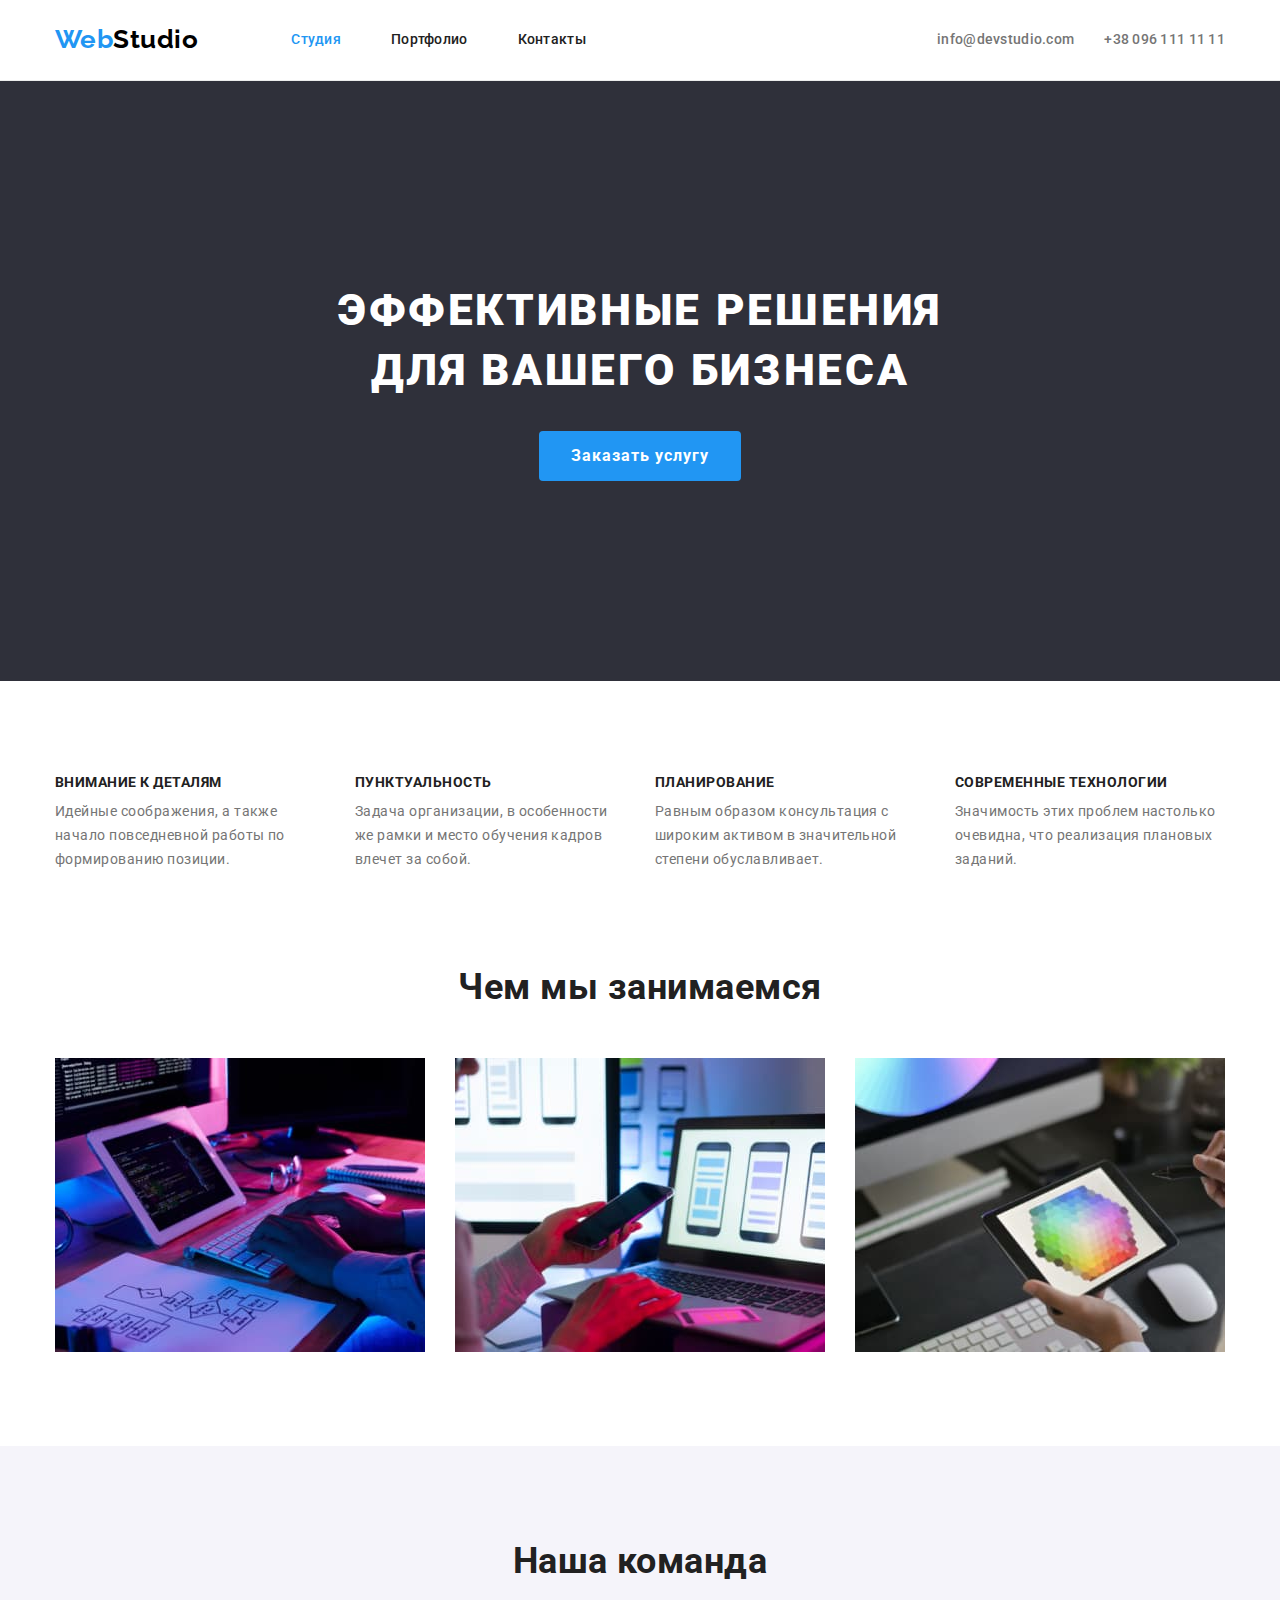
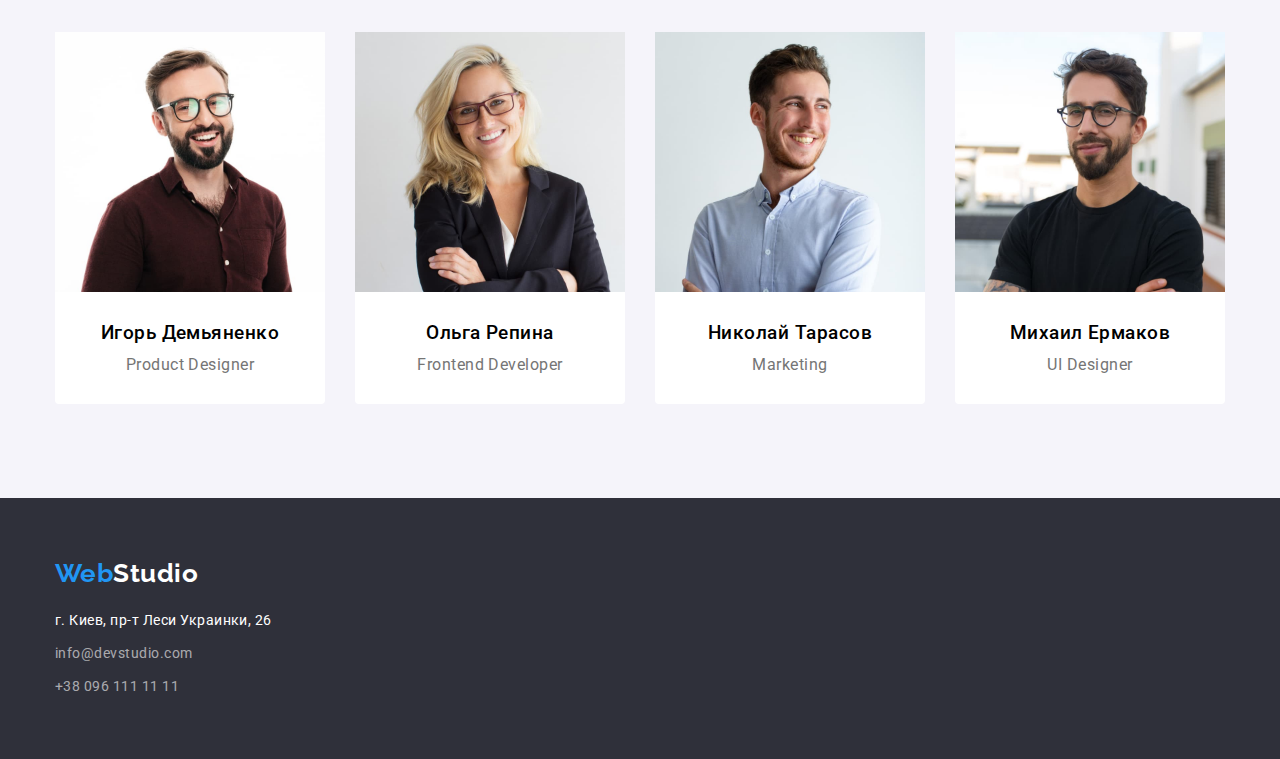
<file: index.html>
<!DOCTYPE html>
<html lang="ru">
  <head>
    <meta charset="UTF-8" />
    <meta http-equiv="X-UA-Compatible" content="IE=edge" />
    <meta name="viewport" content="width=device-width, initial-scale=1.0" />
    <title>Studio</title>
    <link
      href="https://fonts.googleapis.com/css2?family=Raleway:wght@700&family=Roboto:wght@400;500;700;900&display=swap"
      rel="stylesheet"
    />
    <link
      rel="stylesheet"
      href="https://cdnjs.cloudflare.com/ajax/libs/modern-normalize/1.1.0/modern-normalize.css"
      integrity="sha512-Y0MM+V6ymRKN2zStTqzQ227DWhhp4Mzdo6gnlRnuaNCbc+YN/ZH0sBCLTM4M0oSy9c9VKiCvd4Jk44aCLrNS5Q=="
      crossorigin="anonymous"
      referrerpolicy="no-referrer"
    />
    <link rel="stylesheet" href="./css/styles.css" />
  </head>
  <body>
    <header class="header">
      <div class="container header-container">
        <nav class="main-nav">
          <a href="./" class="logo"
            ><span lang="en">Web<span class="logo-black-color">Studio</span></span></a
          >
          <ul class="site-nav list">
            <li class="item">
              <a href="" class="site-nav-link link site-nav-link-current">Студия</a>
            </li>
            <li class="item">
              <a href="./portfolio.html" class="site-nav-link link link">Портфолио</a>
            </li>
            <li class="item"><a href="" class="site-nav-link link">Контакты</a></li>
          </ul>
        </nav>
        <ul class="contacts list">
          <li class="item">
            <a href="mailto:info@devstudio.com" class="contacts-link link">info@devstudio.com</a>
          </li>
          <li class="item">
            <a href="tel:+380961111111" class="contacts-link link">+38 096 111 11 11</a>
          </li>
        </ul>
      </div>
    </header>
    <main>
      <section class="hero">
        <div class="container">
          <h1 class="header-hero">Эффективные решения для вашего бизнеса</h1>
          <button type="button" class="btn-hero">Заказать услугу</button>
        </div>
      </section>

      <section class="our-characteristics">
        <div class="container">
          <h2 class="visually-hidden">Особенности</h2>
          <ul class="list-chars list">
            <li class="item">
              <h3 class="list-chars-header">Внимание к деталям</h3>
              <p class="list-chars-text">
                Идейные соображения, а также начало повседневной работы по формированию позиции.
              </p>
            </li>
            <li class="item">
              <h3 class="list-chars-header">Пунктуальность</h3>
              <p class="list-chars-text">
                Задача организации, в особенности же рамки и место обучения кадров влечет за собой.
              </p>
            </li>
            <li class="item">
              <h3 class="list-chars-header">Планирование</h3>
              <p class="list-chars-text">
                Равным образом консультация с широким активом в значительной степени обуславливает.
              </p>
            </li>
            <li class="item">
              <h3 class="list-chars-header">Современные технологии</h3>
              <p class="list-chars-text">
                Значимость этих проблем настолько очевидна, что реализация плановых заданий.
              </p>
            </li>
          </ul>
        </div>
      </section>

      <section class="what-we-do">
        <div class="container">
          <h2 class="header-what-we-do text-aligned-center">Чем мы занимаемся</h2>
          <ul class="list-what-we-do list">
            <li class="item">
              <img
                src="./images/what-we-do1.jpg"
                alt="Рабочее место. Компьютер. Блок-схемы"
                width="370"
              />
            </li>
            <li class="item">
              <img
                src="./images/what-we-do2.jpg"
                alt="Визуализация панелей на экране монитора"
                width="370"
              />
            </li>
            <li class="item">
              <img
                src="./images/what-we-do3.jpg"
                alt="Палитра цветов на экране планшета"
                width="370"
              />
            </li>
          </ul>
        </div>
      </section>

      <section class="our-team">
        <div class="container">
          <h2 class="header-our-team text-aligned-center">Наша команда</h2>
          <ul class="team list">
            <li class="team-member text-aligned-center">
              <img
                class="photo"
                src="./images/igor-demjanenko.jpg"
                alt="Игорь Демьяненко"
                width="270"
              />
              <div class="info">
                <h3 class="name">Игорь Демьяненко</h3>
                <p class="title" lang="en">Product Designer</p>
              </div>
            </li>
            <li class="team-member text-aligned-center">
              <img class="photo" src="./images/olga-repina.jpg" alt="Ольга Репина" width="270" />
              <div class="info">
                <h3 class="name">Ольга Репина</h3>
                <p class="title" lang="en">Frontend Developer</p>
              </div>
            </li>
            <li class="team-member text-aligned-center">
              <img
                class="photo"
                src="./images/nikolaj-tarasov.jpg"
                alt="Николай Тарасов"
                width="270"
              />
              <div class="info">
                <h3 class="name">Николай Тарасов</h3>
                <p class="title" lang="en">Marketing</p>
              </div>
            </li>
            <li class="team-member text-aligned-center">
              <img
                class="photo"
                src="./images/mihail-jermakov.jpg"
                alt="Михаил Ермаков"
                width="270"
              />
              <div class="info">
                <h3 class="name">Михаил Ермаков</h3>
                <p class="title" lang="en">UI Designer</p>
              </div>
            </li>
          </ul>
        </div>
      </section>
    </main>
    <footer class="footer">
      <div class="container">
        <div class="left-part">
          <a href="./" class="logo">Web<span class="logo-white-color">Studio</span></a>
          <address>
            <ul class="address-list list">
              <li class="item">
                <a
                  href="https://goo.gl/maps/h8XBH1C1pmBuiniH7"
                  target="_blank"
                  rel="noopener noreferrer"
                  class="contacts-link link"
                  >г. Киев, пр-т Леси Украинки, 26</a
                >
              </li>
              <li class="item">
                <a href="mailto:info@devstudio.com" class="contacts-link link"
                  >info@devstudio.com</a
                >
              </li>
              <li class="item">
                <a href="tel:+380961111111" class="contacts-link link">+38 096 111 11 11</a>
              </li>
            </ul>
          </address>
        </div>
      </div>
    </footer>
  </body>
</html>
</file>
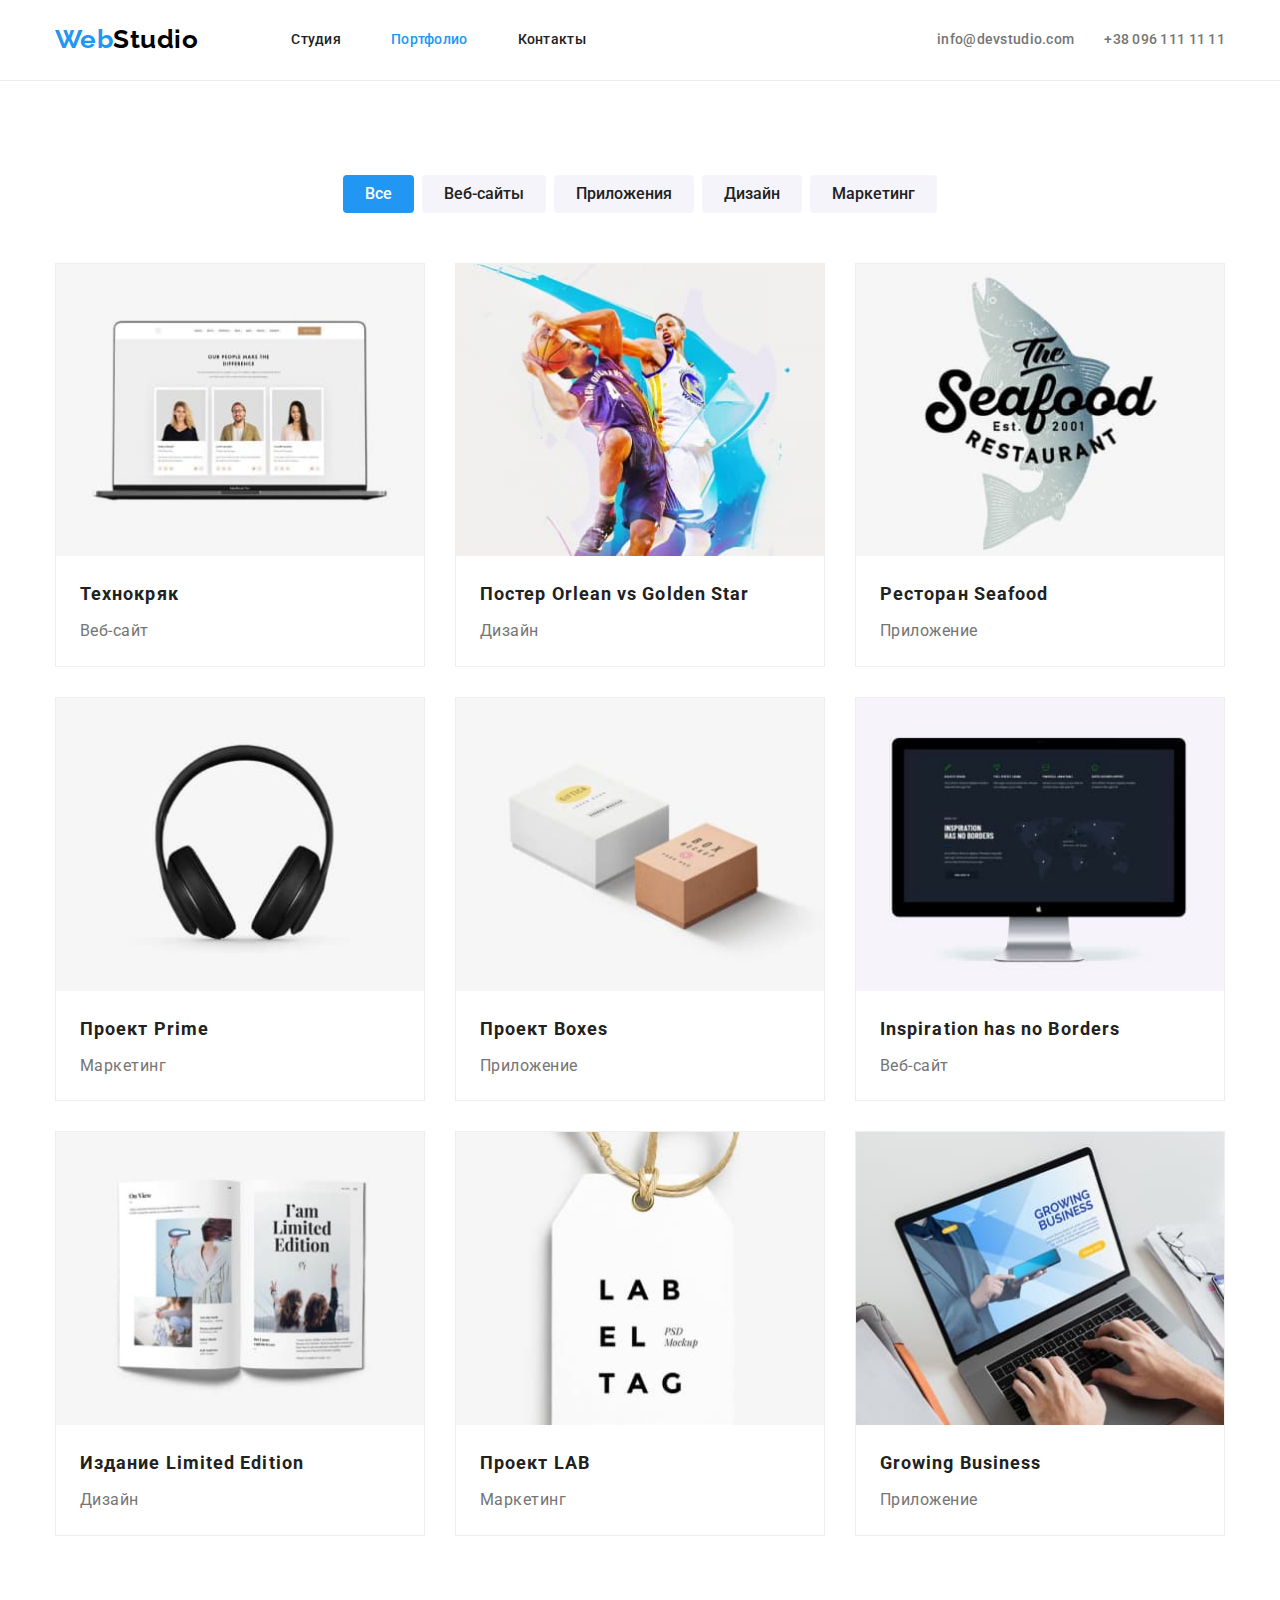
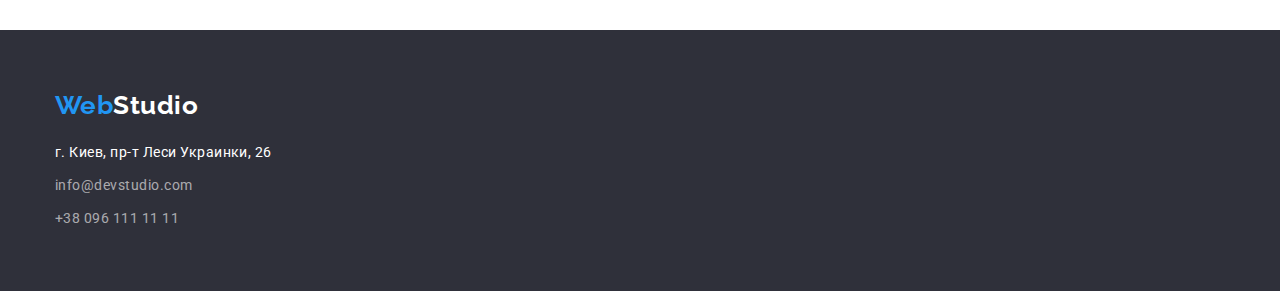
<file: portfolio.html>
<!DOCTYPE html>
<html lang="ru">
  <head>
    <meta charset="UTF-8" />
    <meta http-equiv="X-UA-Compatible" content="IE=edge" />
    <meta name="viewport" content="width=device-width, initial-scale=1.0" />
    <title>Portfolio</title>
    <link
      href="https://fonts.googleapis.com/css2?family=Raleway:wght@700&family=Roboto:wght@400;500;700;900&display=swap"
      rel="stylesheet"
    />
    <link
      rel="stylesheet"
      href="https://cdnjs.cloudflare.com/ajax/libs/modern-normalize/1.1.0/modern-normalize.css"
      integrity="sha512-Y0MM+V6ymRKN2zStTqzQ227DWhhp4Mzdo6gnlRnuaNCbc+YN/ZH0sBCLTM4M0oSy9c9VKiCvd4Jk44aCLrNS5Q=="
      crossorigin="anonymous"
      referrerpolicy="no-referrer"
    />
    <link rel="stylesheet" href="./css/styles.css" />
  </head>
  <body>
    <header class="header">
      <div class="container header-container">
        <nav class="main-nav">
          <a href="./" class="logo"
            ><span lang="en">Web<span class="logo-black-color">Studio</span></span></a
          >
          <ul class="site-nav list">
            <li class="item"><a href="./" class="site-nav-link link">Студия</a></li>
            <li class="item">
              <a href="" class="site-nav-link link site-nav-link-current">Портфолио</a>
            </li>
            <li class="item"><a href="" class="site-nav-link link">Контакты</a></li>
          </ul>
        </nav>
        <ul class="contacts list">
          <li class="item">
            <a href="mailto:info@devstudio.com" class="contacts-link link">info@devstudio.com</a>
          </li>
          <li class="item">
            <a href="tel:+380961111111" class="contacts-link link">+38 096 111 11 11</a>
          </li>
        </ul>
      </div>
    </header>
    <main>
      <!--Our works-->
      <section class="our-works">
        <div class="container">
          <h1 class="visually-hidden">Наши работы</h1>
          <ul class="categories list">
            <li class="item">
              <button type="button" class="btn btn-active">Все</button>
            </li>
            <li class="item">
              <button type="button" class="btn">Веб-сайты</button>
            </li>
            <li class="item">
              <button type="button" class="btn">Приложения</button>
            </li>
            <li class="item">
              <button type="button" class="btn">Дизайн</button>
            </li>
            <li class="item">
              <button type="button" class="btn">Маркетинг</button>
            </li>
          </ul>
          <ul class="cards list">
            <li class="card">
              <a href="" class="card-link link">
                <img
                  src="./images/portfolio/technocrack.jpg"
                  alt="Ноутбук с открытым сайтом фирмы Технокряк"
                  width="370"
                />
                <div class="card-info">
                  <h2 class="card-header">Технокряк</h2>
                  <p class="card-category">Веб-сайт</p>
                </div>
              </a>
            </li>
            <li class="card">
              <a href="" class="card-link link">
                <img
                  src="./images/portfolio/new-orlean-vs-golden-star.jpg"
                  alt="Постер. Баскетболист New Orlean против баскетболиста Golden Star"
                  width="370"
                />
                <div class="card-info">
                  <h2 class="card-header">Постер <span lang="en">Orlean vs Golden Star</span></h2>
                  <p class="card-category">Дизайн</p>
                </div>
              </a>
            </li>
            <li class="card">
              <a href="" class="card-link link">
                <img
                  src="./images/portfolio/the-seafood-restaurant.jpg"
                  alt="Надпись Зэ Сифуд Ресторан на фоне изображения рыбы"
                  width="370"
                />
                <div class="card-info">
                  <h2 class="card-header">Ресторан <span lang="en">Seafood</span></h2>
                  <p class="card-category">Приложение</p>
                </div>
              </a>
            </li>
            <li class="card">
              <a href="" class="card-link link">
                <img src="./images/portfolio/black-headset.jpg" alt="Черные наушники" width="370" />
                <div class="card-info">
                  <h2 class="card-header">Проект <span lang="en">Prime</span></h2>
                  <p class="card-category">Маркетинг</p>
                </div>
              </a>
            </li>
            <li class="card">
              <a href="" class="card-link link">
                <img
                  src="./images/portfolio/two-boxes.jpg"
                  alt="Две картонные коробки. Одна белая, а вторая бежевая"
                  width="370"
                />
                <div class="card-info">
                  <h2 class="card-header">Проект <span lang="en">Boxes</span></h2>
                  <p class="card-category">Приложение</p>
                </div>
              </a>
            </li>
            <li class="card">
              <a href="" class="card-link link">
                <img
                  src="./images/portfolio/black-monitor.jpg"
                  alt="Инфографика на черном фоне монитора"
                  width="370"
                />
                <div class="card-info">
                  <h2 class="card-header"><span lang="en">Inspiration has no Borders</span></h2>
                  <p class="card-category">Веб-сайт</p>
                </div>
              </a>
            </li>
            <li class="card">
              <a href="" class="card-link link">
                <img
                  src="./images/portfolio/publisher-limited-edition.jpg"
                  alt="Разворот журнала Лимитэд Эдишн"
                  width="370"
                />
                <div class="card-info">
                  <h2 class="card-header">Издание <span lang="en">Limited Edition</span></h2>
                  <p class="card-category">Дизайн</p>
                </div>
              </a>
            </li>
            <li class="card">
              <a href="" class="card-link link">
                <img src="./images/portfolio/project-lab.jpg" alt="Бирка ЛАБ" width="370" />
                <div class="card-info">
                  <h2 class="card-header">Проект <span lang="en">LAB</span></h2>
                  <p class="card-category">Маркетинг</p>
                </div>
              </a>
            </li>
            <li class="card">
              <a href="" class="card-link link">
                <img
                  src="./images/portfolio/laptop-growing-business.jpg"
                  alt="Запущеное приложение на ноутбуке"
                  width="370"
                />
                <div class="card-info">
                  <h2 class="card-header"><span lang="en">Growing Business</span></h2>
                  <p class="card-category">Приложение</p>
                </div>
              </a>
            </li>
          </ul>
        </div>
      </section>
    </main>
    <footer class="footer">
      <div class="container">
        <div class="left-part">
          <a href="./" class="logo">Web<span class="logo-white-color">Studio</span></a>
          <address>
            <ul class="address-list list">
              <li class="item">
                <a
                  href="https://goo.gl/maps/h8XBH1C1pmBuiniH7"
                  target="_blank"
                  rel="noopener noreferrer"
                  class="contacts-link link"
                  >г. Киев, пр-т Леси Украинки, 26</a
                >
              </li>
              <li class="item">
                <a href="mailto:info@devstudio.com" class="contacts-link link"
                  >info@devstudio.com</a
                >
              </li>
              <li class="item">
                <a href="tel:+380961111111" class="contacts-link link">+38 096 111 11 11</a>
              </li>
            </ul>
          </address>
        </div>
      </div>
    </footer>
  </body>
</html>
</file>
<file: css/styles.css>
:root {
  --primary-paragraph-color: #757575;
  --primary-active-color: #2196f3;
  --secondary-logo-color: #000000;
  --primary-header-color: #212121;
  --primary-text-color-light: #ffffff;
  --secondary-text-color-light: rgba(255, 255, 255, 0.6);
  --icon-backrgound-color: #afb1b8;
  --icon-backrgound-color-features: #f5f4fa;
  --icon-backrgound-color-footer: rgba(255, 255, 255, 0.1);
  --primary-background-color: #2f303a;
  --secondary-background-color: rgba(47, 48, 58, 0.4);
  --header-border-color: #ececec;
  --card-border-color: #eeeeee;
  --main-border-radius: 4px;
}

html {
  box-sizing: border-box;
}

*,
*::before,
*::after {
  box-sizing: inherit;
}

h1,
h2,
h3,
h4,
h5,
h6,
p {
  margin: 0;
}

body {
  font-family: 'Roboto', sans-serif;
  background-color: var(--primary-text-color-light);
  letter-spacing: 0.03em;
}

/*Logo*/
.logo {
  display: block;
  padding-top: 24px;
  padding-bottom: 25px;
  text-decoration: none;
  font-family: 'Raleway', sans-serif;
  font-weight: 700;
  font-size: 26px;
  line-height: 1.19;
  color: var(--primary-active-color);
}

.logo .logo-black-color {
  color: var(--secondary-logo-color);
}

.logo .logo-white-color {
  color: var(--primary-text-color-light);
}

/*Button*/
.btn {
  padding: 6px 22px;
  font-family: inherit;
  font-size: 16px;
  font-weight: 500;
  line-height: 1.62;
  background-color: var(--icon-backrgound-color-features);
  color: var(--primary-header-color);
  border: none;
  cursor: pointer;
  border-radius: var(--main-border-radius);
  -webkit-border-radius: var(--main-border-radius);
  -moz-border-radius: var(--main-border-radius);
  -ms-border-radius: var(--main-border-radius);
  -o-border-radius: var(--main-border-radius);
}

.btn-active,
.btn:hover,
.btn:focus {
  background-color: var(--primary-active-color);
  color: var(--primary-text-color-light);
}

/*Utility*/
.list {
  list-style: none;
  padding: 0;
  margin: 0;
}

.link {
  text-decoration: none;
  color: inherit;
}

img {
  display: block;
  max-width: 100%;
  height: auto;
}

.visually-hidden {
  position: absolute;
  width: 1px;
  height: 1px;
  margin: -1px;
  border: 0;
  padding: 0;
  white-space: nowrap;
  clip-path: inset(100%);
  clip: rect(0 0 0 0);
  overflow: hidden;
}

.container {
  width: 1200px;
  padding-left: 15px;
  padding-right: 15px;
  margin-left: auto;
  margin-right: auto;
}

.text-aligned-center {
  text-align: center;
}

/*Header*/
.header {
  border-bottom: 1px solid var(--header-border-color);
}

.header-container {
  display: flex;
  align-items: center;
}

.main-nav {
  display: flex;
}

.main-nav > .logo {
  margin-right: 93px;
}

.site-nav,
.contacts {
  display: flex;
  font-size: 14px;
  line-height: 1.14;
  font-weight: 500;
  letter-spacing: 0.02em;
}

.contacts {
  margin-left: auto;
}

.site-nav > .item:not(:last-child) {
  margin-right: 50px;
}

.contacts > .item:not(:last-child) {
  margin-right: 30px;
}

.site-nav-link,
.site-nav-link:visited {
  display: block;
  padding-top: 32px;
  padding-bottom: 32px;

  color: var(--primary-header-color);
}

.contacts-link,
.contacts-link:visited {
  display: block;
  padding-top: 32px;
  padding-bottom: 32px;

  color: var(--primary-paragraph-color);
}

.site-nav-link.site-nav-link-current,
.site-nav-link:hover,
.site-nav-link:focus,
.contacts-link:hover,
.contacts-link:focus {
  color: var(--primary-active-color);
}

/*Hero*/
.hero {
  padding-top: 200px;
  padding-bottom: 200px;
  color: var(--primary-text-color-light);
  background: var(--primary-background-color);
  text-align: center;
}

.header-hero {
  width: 60%;
  margin-left: auto;
  margin-right: auto;
  margin-bottom: 30px;

  font-weight: 900;
  font-size: 44px;
  line-height: 1.36;
  letter-spacing: 0.06em;
  text-transform: uppercase;
}

.btn-hero {
  padding: 10px 32px;
  font-family: inherit;
  font-weight: 700;
  font-size: 16px;
  line-height: 1.87;
  letter-spacing: 0.06em;
  color: var(--primary-text-color-light);
  background-color: var(--primary-active-color);
  border: none;
  cursor: pointer;
  border-radius: var(--main-border-radius);
  -webkit-border-radius: var(--main-border-radius);
  -moz-border-radius: var(--main-border-radius);
  -ms-border-radius: var(--main-border-radius);
  -o-border-radius: var(--main-border-radius);
}

/*Our characteristics*/
.our-characteristics {
  padding-top: 94px;
  padding-bottom: 94px;
}

.list-chars {
  display: flex;

  font-size: 14px;
}

.list-chars > .item {
  flex-basis: calc((100% - 90px) / 4);
}

.list-chars > .item:not(:last-child) {
  margin-right: 30px;
}

.list-chars-header {
  margin-bottom: 10px;

  font-size: 14px;
  font-weight: 700;
  line-height: 1.14;
  text-transform: uppercase;
  color: var(--primary-header-color);
}

.list-chars-text {
  line-height: 1.71;
  color: var(--primary-paragraph-color);
}

/*What we do*/
.what-we-do {
  padding-bottom: 94px;
}

.list-what-we-do {
  display: flex;
}

.list-what-we-do > .item {
  flex-basis: calc((100% - 60px) / 3);
  margin-right: 30px;
}

.list-what-we-do > .item:last-child {
  margin-right: 0;
}

.header-what-we-do,
.header-our-team {
  margin-bottom: 50px;

  font-weight: 700;
  font-size: 36px;
  line-height: 1.17;
  color: var(--primary-header-color);
}

/*Our team*/
.our-team {
  padding-top: 94px;
  padding-bottom: 94px;

  background-color: var(--icon-backrgound-color-features);
}

.team {
  display: flex;
}

.team-member {
  background-color: var(--primary-text-color-light);
  flex-basis: calc((100% - 90px) / 4);
  margin-right: 30px;

  border-radius: 0px 0px 4px 4px;
}

.team-member:last-child {
  margin-right: 0;
}

.team-member .info {
  padding-top: 30px;
  padding-bottom: 30px;

  font-size: 16px;
  line-height: 1.19;
}
.team-member .name {
  margin-bottom: 10px;
  font-weight: 500;
}

.team-member .title {
  font-weight: 400;
  color: var(--primary-paragraph-color);
}

/*Footer*/
.footer {
  padding-top: 60px;
  padding-bottom: 60px;
  background-color: var(--primary-background-color);
}

.left-part {
  width: calc((100% - 90px) / 4);
  margin-right: 30px;
}

.footer .logo {
  display: inline-block;
  padding: 0;
  margin-bottom: 20px;
}

.footer .contacts-link,
.footer .contacts-link:visited {
  display: inline-block;
  padding: 0;
}

.address-list > .item {
  margin-bottom: 9px;
  font-size: 14px;
  font-style: normal;
  line-height: 1.71;
  color: var(--primary-text-color-light);
}

.address-list > .item:last-child {
  margin-bottom: 0;
}

.address-list > .item:first-child .contacts-link {
  color: var(--primary-text-color-light);
}

.address-list > .item .contacts-link,
.address-list > .item .contacts-link:visited {
  color: var(--secondary-text-color-light);
}

.address-list > .item .contacts-link:hover,
.address-list > .item .contacts-link:focus {
  color: var(--primary-active-color);
}

/*Portfolio*/
.our-works {
  padding-top: 94px;
  padding-bottom: 94px;
}

/*Categories*/
.categories {
  display: flex;
  justify-content: center;
  margin-bottom: 50px;
}

.categories > .item:not(:last-child) {
  margin-right: 8px;
}

/*Cards*/
.cards {
  display: flex;
  flex-wrap: wrap;
}

.card {
  flex-basis: calc((100% - 60px) / 3);
  margin-bottom: 30px;
  border: 1px solid var(--card-border-color);
}

.card:not(:nth-child(3n + 3)) {
  margin-right: 30px;
}

.card:nth-last-child(-n + 3) {
  margin-bottom: 0;
}

.card-info {
  padding: 20px 24px;
}

.card-header {
  margin-bottom: 4px;
  font-size: 18px;
  font-weight: 700;
  line-height: 2;
  letter-spacing: 0.06em;
  color: var(--primary-header-color);
}

.card-category {
  font-size: 16px;
  line-height: 1.87;
  color: var(--primary-paragraph-color);
}
</file>
